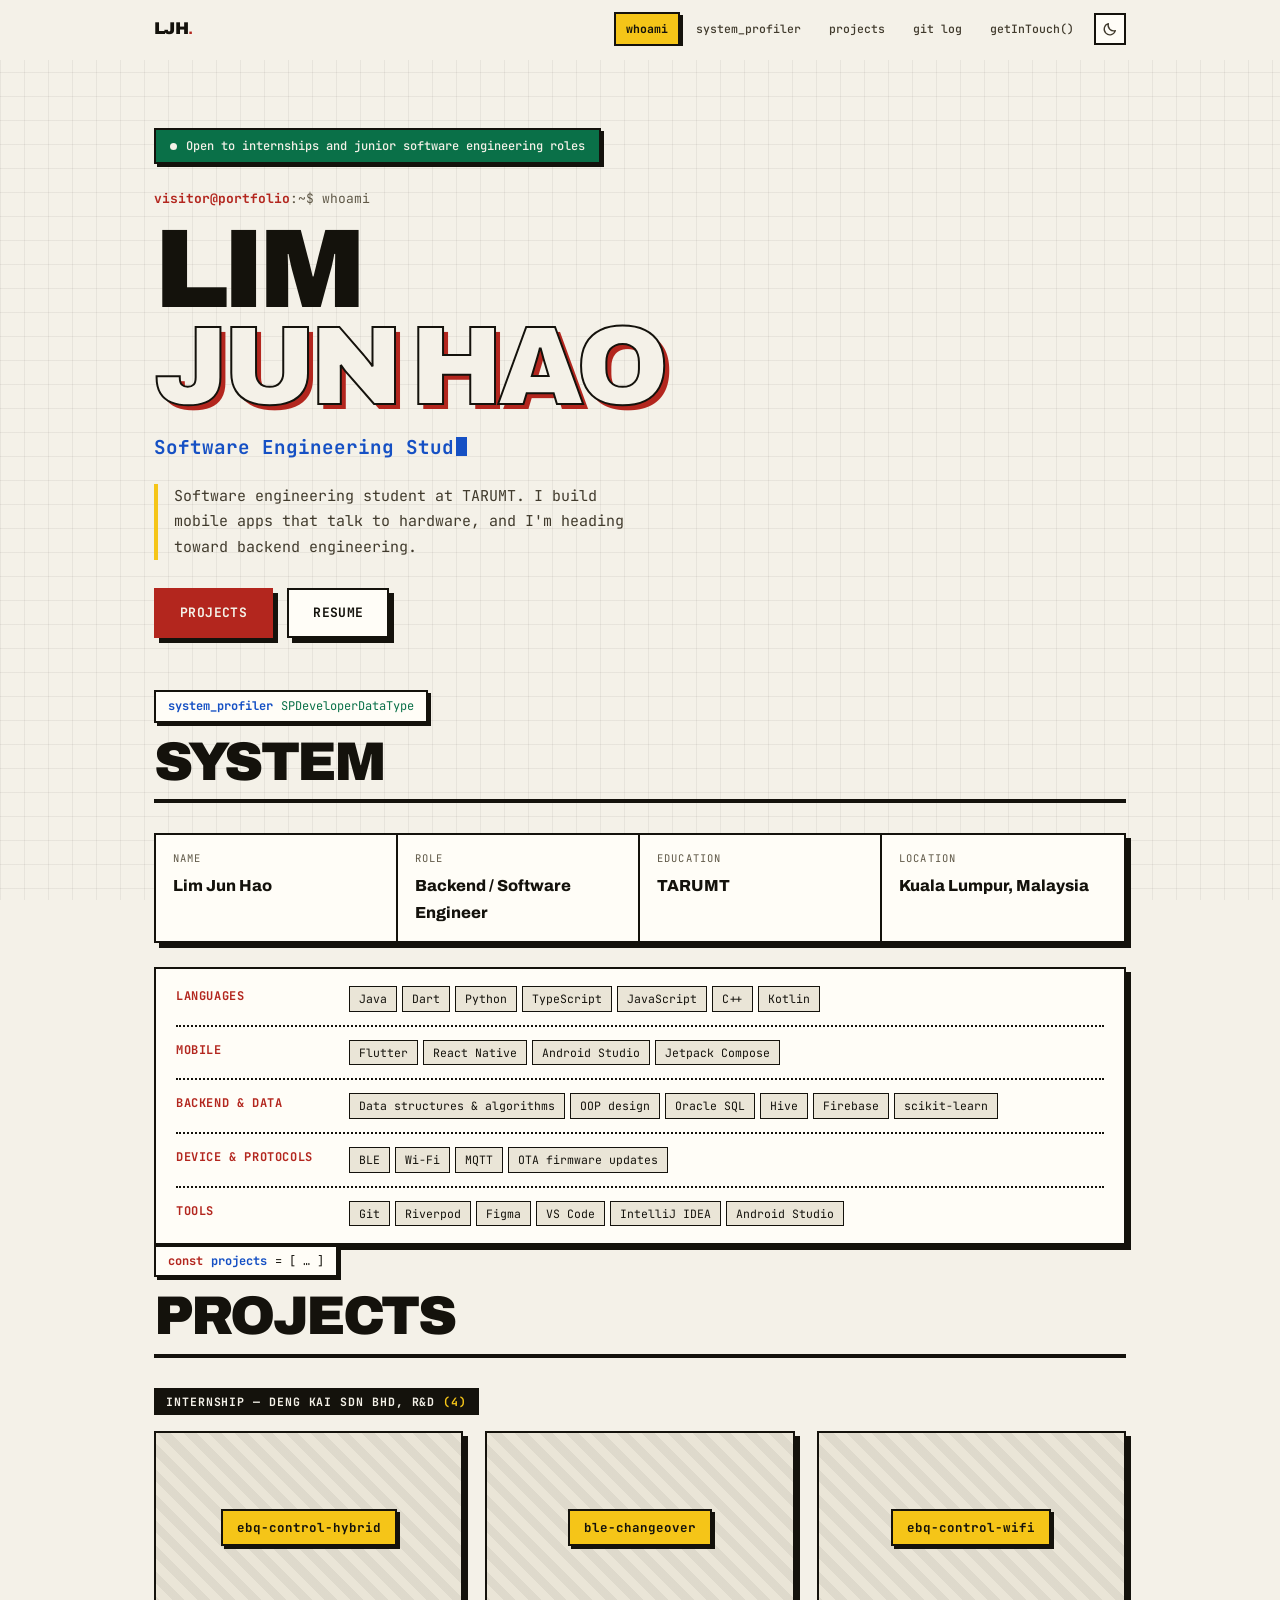
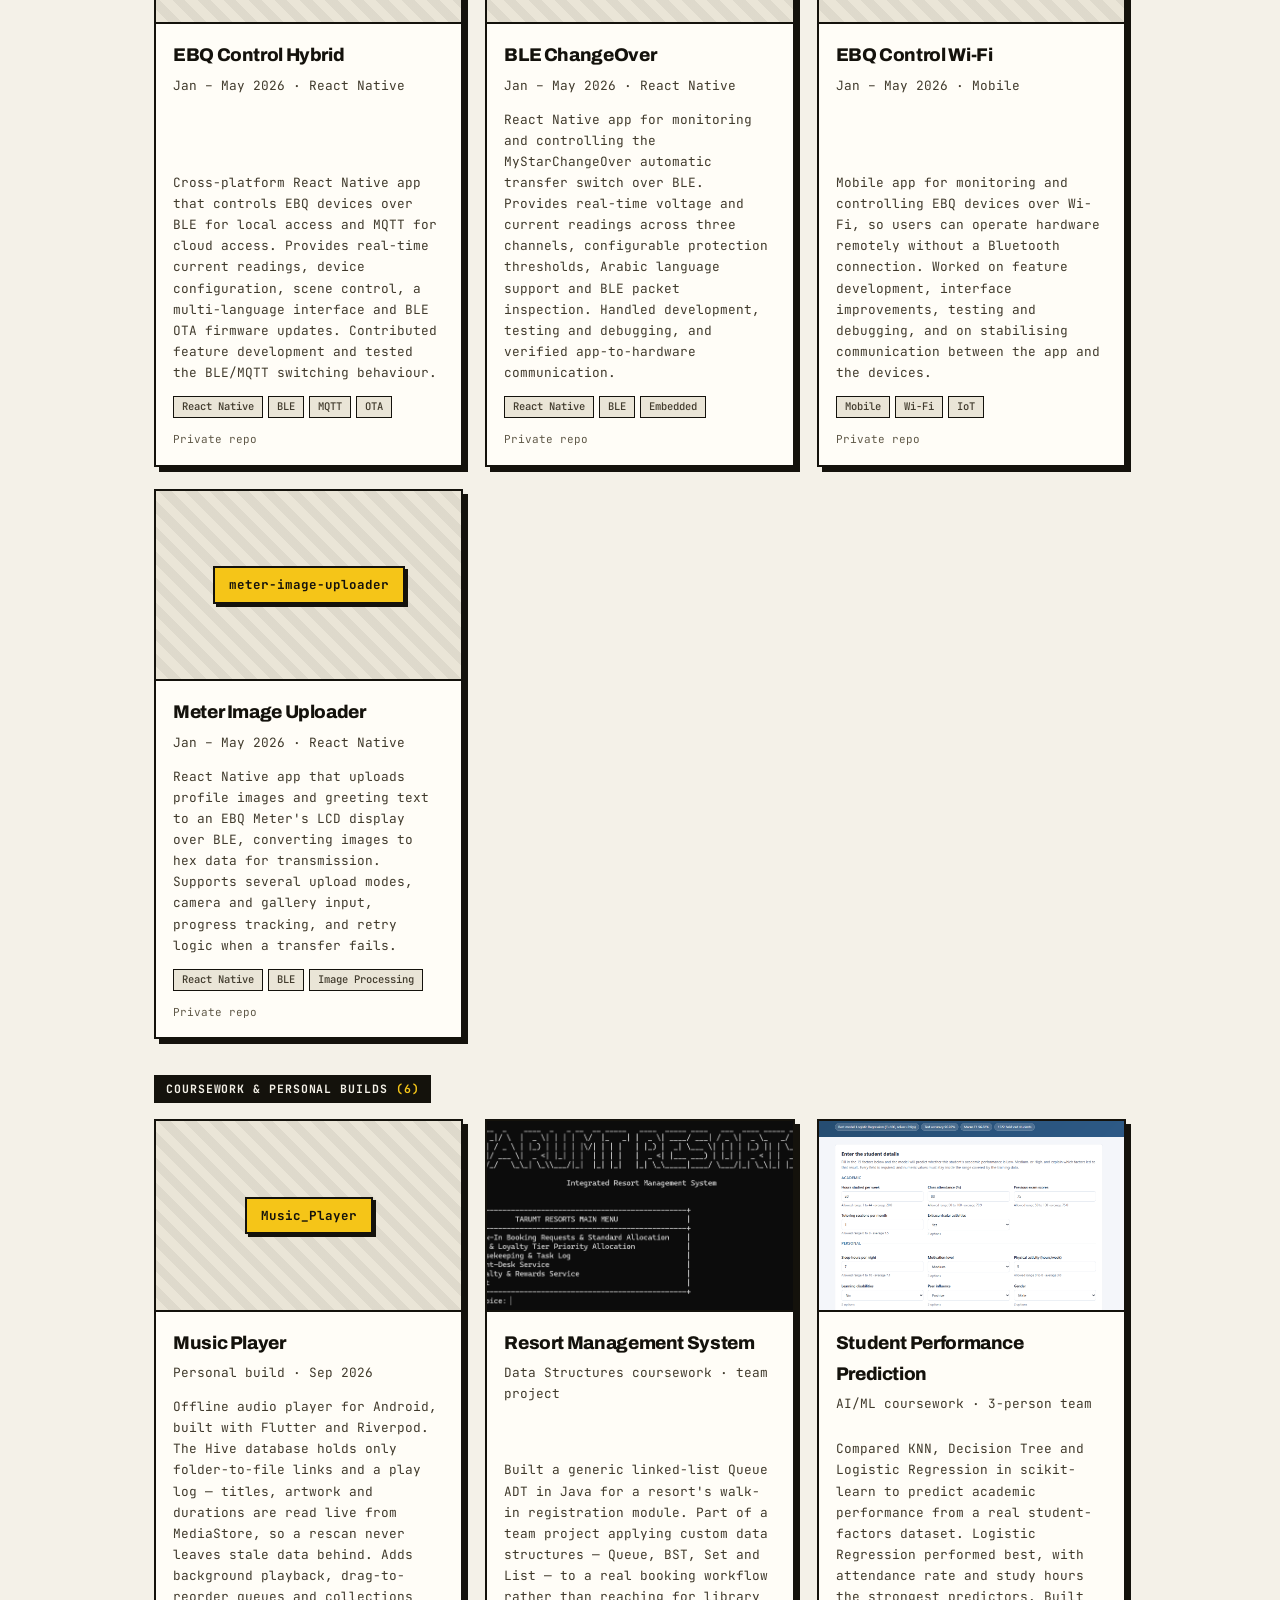
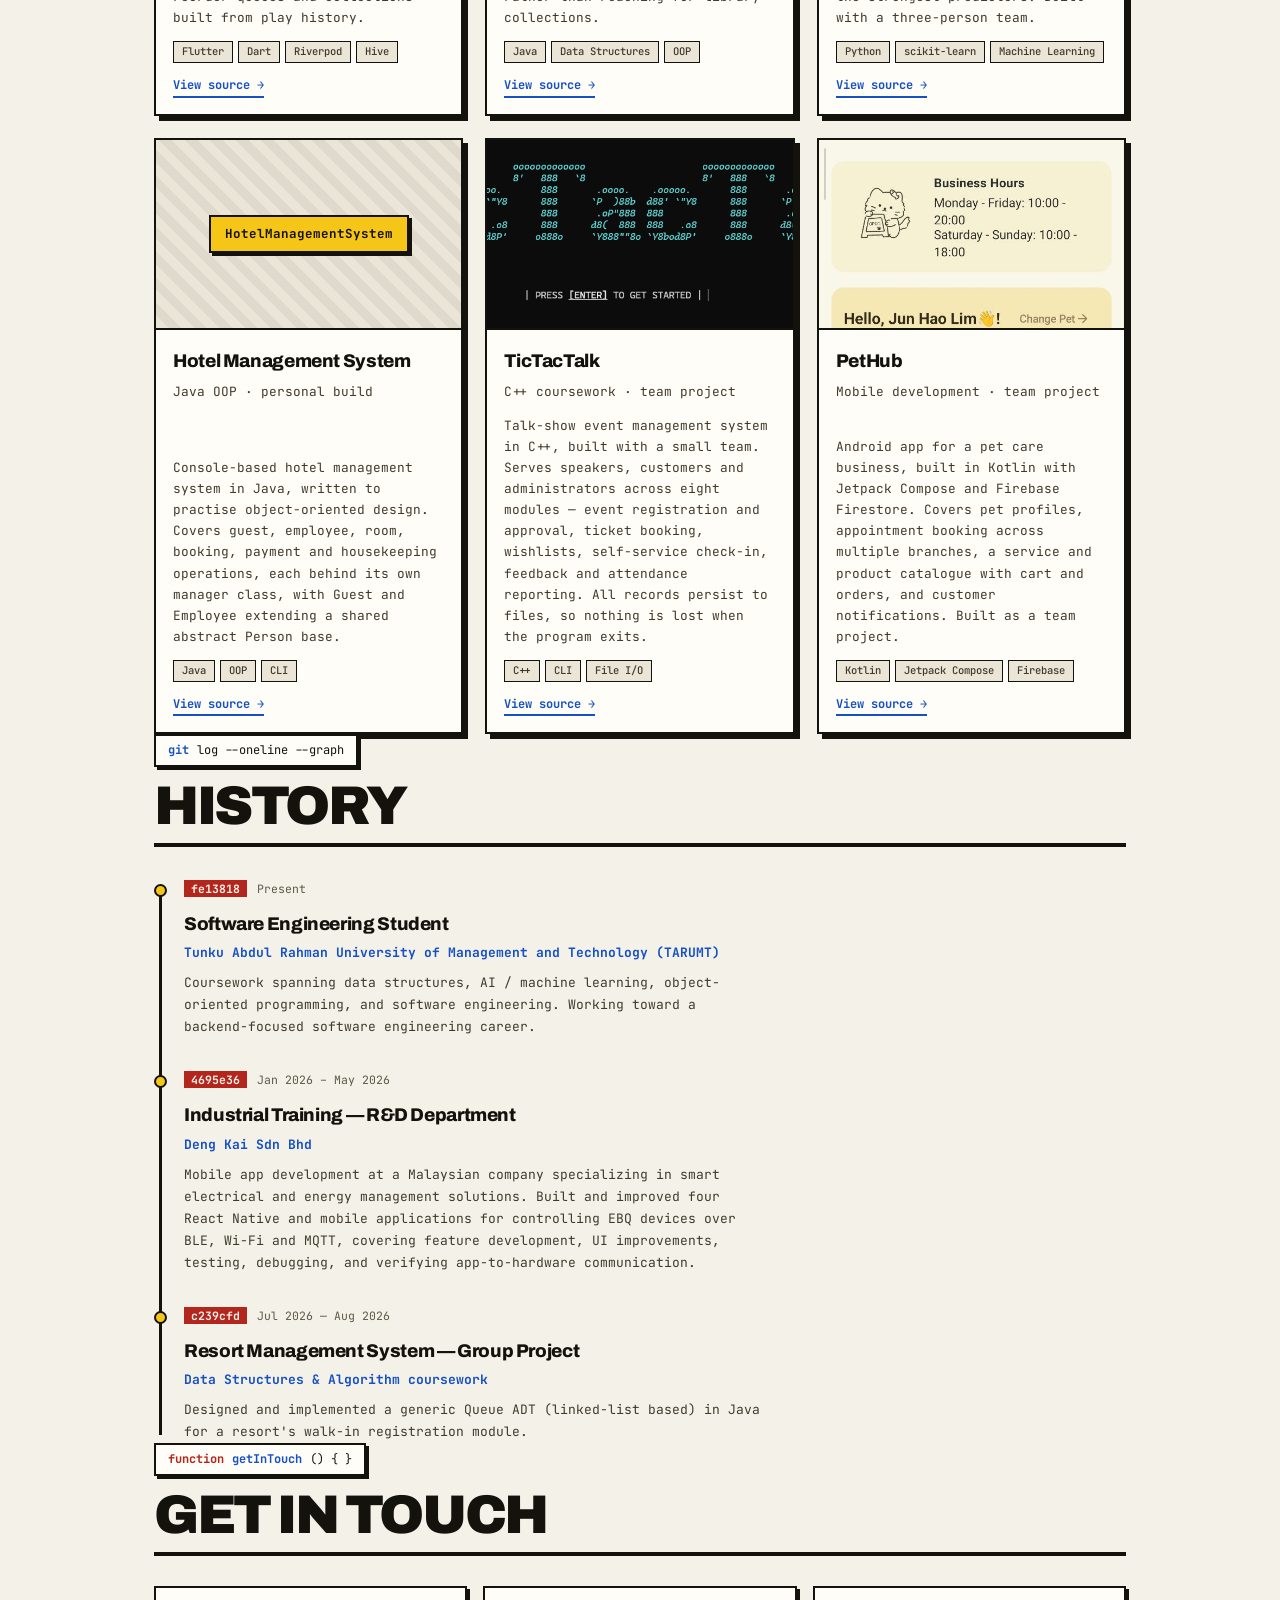
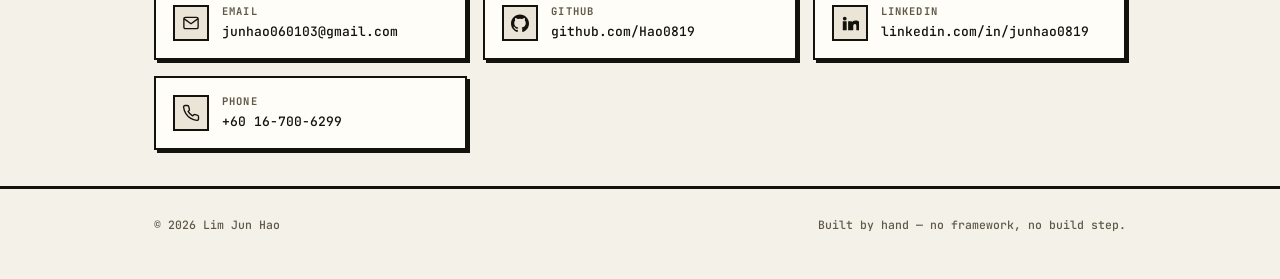
<file: index.html>
<!DOCTYPE html>
<html lang="en">

<head>
  <meta charset="UTF-8">
  <meta name="viewport" content="width=device-width, initial-scale=1.0">
  <meta name="description" content="Lim Jun Hao — software engineering student at TARUMT. I build mobile apps that talk to hardware, and I'm heading toward backend engineering.">
  <meta name="author" content="Lim Jun Hao">
  <meta name="theme-color" content="#F4F1E8" media="(prefers-color-scheme: light)">
  <meta name="theme-color" content="#0A0F1A" media="(prefers-color-scheme: dark)">
  <title>Lim Jun Hao — Software Engineering Student</title>

  <link rel="preconnect" href="https://fonts.googleapis.com">
  <link rel="preconnect" href="https://fonts.gstatic.com" crossorigin>
  <link href="https://fonts.googleapis.com/css2?family=Archivo:wght@500;700;800;900&family=JetBrains+Mono:wght@400;500;700&display=swap" rel="stylesheet">
  <link rel="stylesheet" href="style.css">

  <script>
    // Applied before first paint so the chosen theme never flashes.
    // Wrapped because localStorage throws in private mode / with site data blocked.
    try {
      var t = localStorage.getItem('portfolio-theme');
      if (t === 'light' || t === 'dark') document.documentElement.setAttribute('data-theme', t);
    } catch (e) { /* fall through to the system preference */ }
  </script>
</head>

<body>

  <a class="skip-link" href="#projects">Skip to projects</a>

  <!-- ══════════════ NAV ══════════════ -->
  <nav id="nav">
    <div class="nav-in">
      <a href="#top" class="logo" aria-label="Home">LJH<b>.</b></a>

      <div class="nav-links">
        <a href="#top">whoami</a>
        <a href="#system">system_profiler</a>
        <a href="#projects">projects</a>
        <a href="#log">git log</a>
        <a href="#touch">getInTouch()</a>
      </div>

      <button class="theme-btn" id="theme-btn" type="button" aria-label="Switch theme">
        <svg class="icon-sun" width="16" height="16" viewBox="0 0 24 24" fill="none" stroke="currentColor"
          stroke-width="2" stroke-linecap="round" aria-hidden="true">
          <circle cx="12" cy="12" r="4.2"></circle>
          <path d="M12 2.5v2M12 19.5v2M2.5 12h2M19.5 12h2M5.3 5.3l1.4 1.4M17.3 17.3l1.4 1.4M18.7 5.3l-1.4 1.4M6.7 17.3l-1.4 1.4"></path>
        </svg>
        <svg class="icon-moon" width="16" height="16" viewBox="0 0 24 24" fill="none" stroke="currentColor"
          stroke-width="2" stroke-linecap="round" stroke-linejoin="round" aria-hidden="true">
          <path d="M20 14.5A8.5 8.5 0 0 1 9.5 4a8.5 8.5 0 1 0 10.5 10.5z"></path>
        </svg>
      </button>
    </div>
  </nav>

  <main id="top">

    <!-- ══════════════ HERO ══════════════ -->
    <section class="hero wrap">
      <p class="pill"><span class="pdot" aria-hidden="true"></span><span id="avail">Open to internships</span></p>
      <p class="prompt"><em>visitor@portfolio</em>:~$ whoami</p>
      <h1><span id="name-first">Lim</span><span id="name-last">Jun Hao</span></h1>
      <p class="role"><span id="role">Mobile Developer</span><i class="caret" aria-hidden="true"></i></p>
      <p class="lede" id="lede">Software engineering student at TARUMT.</p>
      <div class="cta">
        <a class="btn btn-p" href="#projects">Projects</a>
        <a class="btn btn-g" href="assets/LIMJUNHAO_resume.pdf" download="Lim_Jun_Hao_Resume.pdf">Resume</a>
      </div>
    </section>

    <!-- ══════════════ SYSTEM ══════════════ -->
    <section id="system" class="wrap">
      <p class="sec-label rv"><span class="fn">system_profiler</span> <span class="str">SPDeveloperDataType</span></p>
      <h2 class="sec-title rv">System</h2>
      <dl class="spec rv" id="spec"></dl>
      <div class="panel kit rv" id="kit"></div>
    </section>

    <!-- ══════════════ PROJECTS ══════════════ -->
    <section id="projects" class="wrap">
      <p class="sec-label rv"><span class="kw">const</span> <span class="fn">projects</span> = [ &hellip; ]</p>
      <h2 class="sec-title rv">Projects</h2>
      <div id="projwrap"></div>
    </section>

    <!-- ══════════════ GIT LOG ══════════════ -->
    <section id="log" class="wrap">
      <p class="sec-label rv"><span class="fn">git</span> log --oneline --graph</p>
      <h2 class="sec-title rv">History</h2>
      <div class="log" id="timeline"></div>
    </section>

    <!-- ══════════════ CONTACT ══════════════ -->
    <section id="touch" class="wrap">
      <p class="sec-label rv"><span class="kw">function</span> <span class="fn">getInTouch</span>() { }</p>
      <h2 class="sec-title rv">Get in touch</h2>
      <div class="touch rv" id="touchlist"></div>
    </section>

  </main>

  <footer>
    <div class="wrap foot">
      <span id="copy">&copy; 2026 Lim Jun Hao</span>
      <span>Built by hand — no framework, no build step.</span>
    </div>
  </footer>

  <!-- Content data — must load before the loaders below -->
  <script src="data/profile.js"></script>
  <script src="data/projects.js"></script>
  <script src="data/experience.js"></script>

  <script src="profile-loader.js"></script>
  <script src="projects-loader.js"></script>
  <script src="experience-loader.js"></script>
  <script src="contact-loader.js"></script>
  <script src="script.js"></script>
</body>

</html>
</file>
<file: style.css>
/* ===========================================================================
   Lim Jun Hao — portfolio

   One skeleton, two textures.

   The layout, spacing, type scale and section order are identical in both
   themes. What changes is the *material*:

     light — graph paper, 2px ink borders, square corners, hard offset shadows
     dark  — deep navy, 1px translucent borders, rounded corners, frosted glass

   That is expressed through four "texture" tokens (--radius, --bd, --shadow,
   --card / --blur). Every rule below uses those, so neither theme needs its
   own layout rules and the two can never drift apart.
   =========================================================================== */

/* ---------------------------------------------------------------------------
   LIGHT — Paper & Ink (the default)
   --------------------------------------------------------------------------- */
:root {
  --paper:#F4F1E8; --paper2:#EAE5D7; --card-solid:#FFFDF7;
  --ink:#14120C; --ink2:#403A2C; --ink3:#5F5847;
  --red:#B3261E; --blue:#1550C4; --green:#0A7048; --yellow:#F5C518;
  --on-accent:#F4F1E8;

  /* Texture */
  --radius:0px;
  --radius-sm:0px;
  --bd:2px;
  --bd-color:var(--ink);
  --card:var(--card-solid);
  --blur:none;
  --shadow:5px 5px 0 var(--ink);
  --shadow-sm:3px 3px 0 var(--ink);
  --shadow-lg:9px 9px 0 var(--ink);
  --lift:translate(-4px,-4px);
  --grid-line:rgba(20,18,12,.055);
  --glow-1:transparent;
  --glow-2:transparent;
  --nav-bg:var(--paper);
  --hero-stroke:2px;

  --mono:'JetBrains Mono',ui-monospace,SFMono-Regular,Consolas,monospace;
  --disp:'Archivo',-apple-system,BlinkMacSystemFont,'Segoe UI',sans-serif;
  --ease:cubic-bezier(.22,1,.36,1);
}

/* ---------------------------------------------------------------------------
   DARK — frosted glass over deep navy
   Same token names, different material. Nothing else in this file changes.
   --------------------------------------------------------------------------- */
@media (prefers-color-scheme: dark) {
  :root:not([data-theme="light"]) {
    --paper:#0A0F1A; --paper2:#111A2B; --card-solid:#0E1726;
    --ink:#EAF0F9; --ink2:#AEBDD2; --ink3:#8496AF;
    --red:#F97393; --blue:#5AA7FB; --green:#4ADE9B; --yellow:#FBBF5A;
    --on-accent:#08101C;

    --radius:14px;
    --radius-sm:9px;
    --bd:1px;
    --bd-color:rgba(255,255,255,.11);
    --card:rgba(255,255,255,.045);
    --blur:blur(12px);
    --shadow:0 8px 32px rgba(0,0,0,.45);
    --shadow-sm:0 4px 16px rgba(0,0,0,.35);
    --shadow-lg:0 18px 46px rgba(0,0,0,.55);
    --lift:translateY(-5px);
    --grid-line:rgba(255,255,255,.028);
    --glow-1:rgba(90,167,251,.16);
    --glow-2:rgba(249,115,147,.10);
    --nav-bg:rgba(10,15,26,.72);
    --hero-stroke:1.5px;
  }
}

:root[data-theme="dark"] {
  --paper:#0A0F1A; --paper2:#111A2B; --card-solid:#0E1726;
  --ink:#EAF0F9; --ink2:#AEBDD2; --ink3:#8496AF;
  --red:#F97393; --blue:#5AA7FB; --green:#4ADE9B; --yellow:#FBBF5A;
  --on-accent:#08101C;

  --radius:14px;
  --radius-sm:9px;
  --bd:1px;
  --bd-color:rgba(255,255,255,.11);
  --card:rgba(255,255,255,.045);
  --blur:blur(12px);
  --shadow:0 8px 32px rgba(0,0,0,.45);
  --shadow-sm:0 4px 16px rgba(0,0,0,.35);
  --shadow-lg:0 18px 46px rgba(0,0,0,.55);
  --lift:translateY(-5px);
  --grid-line:rgba(255,255,255,.028);
  --glow-1:rgba(90,167,251,.16);
  --glow-2:rgba(249,115,147,.10);
  --nav-bg:rgba(10,15,26,.72);
  --hero-stroke:1.5px;
}

/* ---------------------------------------------------------------------------
   Base
   --------------------------------------------------------------------------- */
*,*::before,*::after{box-sizing:border-box}*{margin:0;padding:0}
html{scroll-behavior:smooth;scroll-padding-top:86px;-webkit-text-size-adjust:100%}
body{font-family:var(--mono);font-size:14px;line-height:1.7;color:var(--ink2);background:var(--paper);
  overflow-x:hidden;-webkit-font-smoothing:antialiased;transition:background .25s,color .25s}
a{color:inherit;text-decoration:none}ul,ol{list-style:none}img{display:block;max-width:100%}
:focus-visible{outline:3px solid var(--blue);outline-offset:2px}

/* Graph paper in light, a faint mesh in dark — same element, different tone */
body::before{content:'';position:fixed;inset:0;z-index:-2;pointer-events:none;
  background-image:linear-gradient(var(--grid-line) 1px,transparent 1px),
                   linear-gradient(90deg,var(--grid-line) 1px,transparent 1px);
  background-size:24px 24px}
/* A soft glow for the glass to sit on. The tokens are transparent in the
   light theme, so this one rule serves both without duplication. */
body::after{content:'';position:fixed;inset:0;z-index:-1;pointer-events:none;transition:background .3s;
  background:radial-gradient(900px 560px at 15% -8%,var(--glow-1),transparent 62%),
             radial-gradient(760px 480px at 88% 12%,var(--glow-2),transparent 60%)}

.wrap{max-width:1020px;margin:0 auto;padding:0 24px}

.skip-link{position:absolute;left:12px;top:-60px;z-index:200;padding:9px 16px;background:var(--blue);
  color:var(--on-accent);font-weight:700;border-radius:var(--radius-sm);transition:top .2s}
.skip-link:focus{top:12px}

/* ---------------------------------------------------------------------------
   Nav
   --------------------------------------------------------------------------- */
nav{position:fixed;top:0;left:0;right:0;z-index:60;background:var(--nav-bg);
  backdrop-filter:var(--blur);-webkit-backdrop-filter:var(--blur);
  border-bottom:var(--bd) solid transparent;transition:border-color .2s,background .25s}
nav.stuck{border-bottom-color:var(--bd-color)}
.nav-in{max-width:1020px;margin:0 auto;padding:0 24px;height:58px;display:flex;align-items:center;gap:8px}
.logo{font-family:var(--disp);font-weight:900;font-size:17px;color:var(--ink);letter-spacing:-.03em}
.logo b{color:var(--red)}
.nav-links{margin-left:auto;display:flex;gap:4px;overflow-x:auto;scrollbar-width:none}
.nav-links::-webkit-scrollbar{display:none}
.nav-links a{font-size:11.5px;font-weight:500;color:var(--ink2);padding:5px 10px;white-space:nowrap;
  border:var(--bd) solid transparent;border-radius:var(--radius-sm);transition:.15s}
.nav-links a:hover{border-color:var(--bd-color);color:var(--ink)}
.nav-links a.on{background:var(--yellow);border-color:var(--bd-color);color:#14120C;font-weight:700;box-shadow:var(--shadow-sm)}

.theme-btn{flex-shrink:0;display:grid;place-items:center;width:32px;height:32px;color:var(--ink2);
  background:var(--card);backdrop-filter:var(--blur);-webkit-backdrop-filter:var(--blur);
  border:var(--bd) solid var(--bd-color);border-radius:var(--radius-sm);cursor:pointer;transition:.15s}
.theme-btn:hover{color:var(--ink);transform:var(--lift);box-shadow:var(--shadow-sm)}
.theme-btn svg{grid-area:1/1}
/* Show the icon for the theme you would switch TO. Explicit data-theme last. */
.icon-sun{display:none}.icon-moon{display:block}
@media (prefers-color-scheme: dark){
  :root:not([data-theme="light"]) .icon-sun{display:block}
  :root:not([data-theme="light"]) .icon-moon{display:none}
}
:root[data-theme="dark"] .icon-sun{display:block}
:root[data-theme="dark"] .icon-moon{display:none}
:root[data-theme="light"] .icon-sun{display:none}
:root[data-theme="light"] .icon-moon{display:block}

/* ---------------------------------------------------------------------------
   Sections
   --------------------------------------------------------------------------- */
section{padding:74px 0}
.sec-label{display:inline-flex;align-items:center;gap:8px;font-size:12px;color:var(--ink);margin-bottom:12px;
  padding:4px 12px;background:var(--card);backdrop-filter:var(--blur);-webkit-backdrop-filter:var(--blur);
  border:var(--bd) solid var(--bd-color);border-radius:var(--radius-sm);box-shadow:var(--shadow-sm)}
.sec-label .kw{color:var(--red);font-weight:700}
.sec-label .fn{color:var(--blue);font-weight:700}
.sec-label .str{color:var(--green)}
h2.sec-title{font-family:var(--disp);font-size:clamp(2rem,6.5vw,3.4rem);font-weight:900;color:var(--ink);
  letter-spacing:-.045em;line-height:1;text-transform:uppercase;margin-bottom:30px;
  border-bottom:4px solid var(--bd-color);padding-bottom:10px}

.panel{background:var(--card);backdrop-filter:var(--blur);-webkit-backdrop-filter:var(--blur);
  border:var(--bd) solid var(--bd-color);border-radius:var(--radius);box-shadow:var(--shadow)}

/* ---------------------------------------------------------------------------
   Hero
   --------------------------------------------------------------------------- */
.hero{padding-top:128px;padding-bottom:52px}
.pill{display:inline-flex;align-items:center;gap:9px;font-size:12px;font-weight:500;color:var(--on-accent);
  padding:6px 14px;background:var(--green);border:var(--bd) solid var(--bd-color);border-radius:var(--radius-sm);
  box-shadow:var(--shadow-sm);margin-bottom:24px}
.pdot{width:7px;height:7px;border-radius:50%;background:var(--on-accent);animation:pulse 2s ease-in-out infinite}
@keyframes pulse{0%,100%{opacity:1}50%{opacity:.35}}
.prompt{font-size:13px;color:var(--ink3);margin-bottom:12px}
.prompt em{color:var(--red);font-style:normal;font-weight:700}
h1{font-family:var(--disp);font-size:clamp(3rem,13vw,7rem);font-weight:900;line-height:.86;
  letter-spacing:-.055em;color:var(--ink);text-transform:uppercase;margin-bottom:16px}
h1 span{display:block}
h1 span:nth-child(2){color:var(--paper);-webkit-text-stroke:var(--hero-stroke) var(--ink);
  text-shadow:5px 5px 0 var(--red)}
.role{font-size:clamp(.95rem,2.8vw,1.2rem);font-weight:700;color:var(--blue);margin-bottom:20px;min-height:1.7em}
.caret{display:inline-block;width:11px;height:1em;background:var(--blue);vertical-align:-2px;margin-left:2px;
  animation:blink 1s step-end infinite}
@keyframes blink{0%,49%{opacity:1}50%,100%{opacity:0}}
.lede{font-size:15px;color:var(--ink2);max-width:54ch;margin-bottom:28px;
  border-left:4px solid var(--yellow);padding-left:16px}
.cta{display:flex;flex-wrap:wrap;gap:14px}
.btn{display:inline-flex;align-items:center;gap:8px;padding:12px 24px;font-family:var(--mono);font-size:13px;
  font-weight:700;border:var(--bd) solid var(--bd-color);border-radius:var(--radius-sm);cursor:pointer;
  transition:.15s;text-transform:uppercase;letter-spacing:.03em;box-shadow:var(--shadow)}
.btn:hover{transform:var(--lift);box-shadow:var(--shadow-lg)}
.btn-p{color:var(--on-accent);background:var(--red);border-color:var(--red)}
.btn-g{color:var(--ink);background:var(--card);backdrop-filter:var(--blur);-webkit-backdrop-filter:var(--blur)}

/* ---------------------------------------------------------------------------
   system_profiler
   --------------------------------------------------------------------------- */
.spec{display:grid;grid-template-columns:repeat(auto-fit,minmax(210px,1fr));margin-bottom:24px;
  background:var(--card);backdrop-filter:var(--blur);-webkit-backdrop-filter:var(--blur);
  border:var(--bd) solid var(--bd-color);border-radius:var(--radius);box-shadow:var(--shadow);overflow:hidden}
.spec > div{padding:15px 17px;border-right:var(--bd) solid var(--bd-color)}
.spec > div:last-child{border-right:none}
.spec dt{font-size:10.5px;letter-spacing:.11em;text-transform:uppercase;color:var(--ink3);margin-bottom:4px}
.spec dd{font-family:var(--disp);font-size:16px;color:var(--ink);font-weight:800}
.kit{padding:4px 20px}
.kit-row{display:grid;grid-template-columns:155px 1fr;gap:8px 18px;padding:13px 0;
  border-bottom:var(--bd) dotted var(--bd-color)}
.kit-row:last-child{border-bottom:none}
.kit-k{font-size:12px;font-weight:700;color:var(--red);text-transform:uppercase;letter-spacing:.05em}
.chips{display:flex;flex-wrap:wrap;gap:5px}
.chip{font-size:11.5px;color:var(--ink);padding:2px 9px;background:var(--paper2);
  border:calc(var(--bd) * .75) solid var(--bd-color);border-radius:var(--radius-sm);transition:.14s}
.chip:hover{background:var(--yellow);color:#14120C;transform:translate(-1px,-1px);box-shadow:var(--shadow-sm)}

/* ---------------------------------------------------------------------------
   Projects
   --------------------------------------------------------------------------- */
.grp{display:inline-block;font-size:11.5px;font-weight:700;letter-spacing:.08em;text-transform:uppercase;
  color:var(--paper);background:var(--ink);padding:4px 12px;border-radius:var(--radius-sm);margin:36px 0 16px}
.grp:first-of-type{margin-top:0}
.grp-n{color:var(--yellow)}
.cards{display:grid;grid-template-columns:repeat(auto-fill,minmax(300px,1fr));gap:22px}
.card{display:flex;flex-direction:column;background:var(--card);
  backdrop-filter:var(--blur);-webkit-backdrop-filter:var(--blur);
  border:var(--bd) solid var(--bd-color);border-radius:var(--radius);box-shadow:var(--shadow);
  overflow:hidden;transition:transform .22s var(--ease),box-shadow .22s,border-color .22s}
.card:hover{transform:var(--lift);box-shadow:var(--shadow-lg)}
.shot{aspect-ratio:16/10;overflow:hidden;background:var(--paper2);
  border-bottom:var(--bd) solid var(--bd-color);position:relative}
.shot img{width:100%;height:100%;object-fit:cover;transition:transform .35s var(--ease)}
.card:hover .shot img{transform:scale(1.04)}
/* Placeholder for the projects with no screenshot yet */
.ph{position:absolute;inset:0;display:grid;place-items:center;background:var(--paper2);
  background-image:repeating-linear-gradient(45deg,transparent,transparent 9px,var(--grid-line) 9px,var(--grid-line) 18px)}
.ph span{font-size:12.5px;font-weight:700;color:#14120C;text-align:center;padding:6px 14px;background:var(--yellow);
  border:var(--bd) solid var(--bd-color);border-radius:var(--radius-sm);box-shadow:var(--shadow-sm);word-break:break-word}
.cbody{padding:16px 17px;display:flex;flex-direction:column;flex:1}
.cbody h3{font-family:var(--disp);font-size:1.15rem;font-weight:800;color:var(--ink);letter-spacing:-.02em;margin-bottom:3px}
.cmeta{font-size:11px;color:var(--ink3);margin-bottom:10px}
.cbody p{font-size:12.8px;color:var(--ink2);line-height:1.65;margin-bottom:13px;flex:1}
.tags{display:flex;flex-wrap:wrap;gap:5px;margin-bottom:12px}
.tag{font-size:10.5px;font-weight:500;color:var(--ink2);padding:1px 8px;background:var(--paper2);
  border:calc(var(--bd) * .75) solid var(--bd-color);border-radius:var(--radius-sm)}
.clink{font-size:12px;font-weight:700;color:var(--blue);align-self:flex-start;border-bottom:2px solid var(--blue)}
.clink:hover{background:var(--blue);color:var(--on-accent);padding:0 4px;border-radius:var(--radius-sm)}
.priv{font-size:11px;color:var(--ink3)}

/* ---------------------------------------------------------------------------
   git log
   --------------------------------------------------------------------------- */
.log{position:relative;padding-left:30px}
.log::before{content:'';position:absolute;left:5px;top:8px;bottom:8px;width:3px;background:var(--bd-color)}
.commit{position:relative;padding-bottom:30px}
.commit:last-child{padding-bottom:0}
.commit::before{content:'';position:absolute;left:-30px;top:7px;width:13px;height:13px;background:var(--yellow);
  border:2.5px solid var(--bd-color);border-radius:50%}
.chash{font-size:11.5px;font-weight:700;color:var(--on-accent);background:var(--red);padding:1px 7px;
  border-radius:var(--radius-sm);margin-right:10px}
.cdate{font-size:11.5px;color:var(--ink3)}
.commit h3{font-family:var(--disp);font-size:1.15rem;font-weight:800;color:var(--ink);margin:8px 0 2px;letter-spacing:-.02em}
.corg{font-size:12px;font-weight:700;color:var(--blue);margin-bottom:8px}
.commit p{font-size:13px;max-width:72ch}

/* ---------------------------------------------------------------------------
   getInTouch
   --------------------------------------------------------------------------- */
.touch{display:grid;grid-template-columns:repeat(auto-fit,minmax(245px,1fr));gap:16px}
.trow{display:flex;align-items:center;gap:13px;padding:15px 17px;background:var(--card);
  backdrop-filter:var(--blur);-webkit-backdrop-filter:var(--blur);
  border:var(--bd) solid var(--bd-color);border-radius:var(--radius);box-shadow:var(--shadow-sm);transition:.16s}
.trow:hover{transform:var(--lift);box-shadow:var(--shadow-lg);border-color:var(--blue)}
.ticon{width:36px;height:36px;display:grid;place-items:center;flex-shrink:0;color:var(--ink);
  background:var(--paper2);border:var(--bd) solid var(--bd-color);border-radius:var(--radius-sm)}
.ttext{display:flex;flex-direction:column;min-width:0}
.tk{font-size:10.5px;font-weight:700;letter-spacing:.11em;text-transform:uppercase;color:var(--ink3)}
.tv{font-size:13px;font-weight:500;color:var(--ink);overflow:hidden;text-overflow:ellipsis;white-space:nowrap}

footer{padding:26px 0 44px;border-top:3px solid var(--bd-color);margin-top:36px}
.foot{display:flex;flex-wrap:wrap;justify-content:space-between;gap:6px 20px;font-size:11.5px;font-weight:500;color:var(--ink3)}

/* ---------------------------------------------------------------------------
   Scroll reveal
   --------------------------------------------------------------------------- */
.rv{opacity:0;transform:translateX(-18px);transition:opacity .5s var(--ease),transform .5s var(--ease)}
.rv.in{opacity:1;transform:none}

/* ---------------------------------------------------------------------------
   Responsive
   --------------------------------------------------------------------------- */
@media(max-width:700px){
  .wrap,.nav-in{padding:0 16px}
  section{padding:52px 0}
  .hero{padding-top:104px}
  .kit-row{grid-template-columns:1fr;gap:7px}
  .cards{grid-template-columns:1fr}
  .spec > div{border-right:none;border-bottom:var(--bd) solid var(--bd-color)}
  .spec > div:last-child{border-bottom:none}
  :root{--shadow:4px 4px 0 var(--ink);--shadow-lg:6px 6px 0 var(--ink)}
}

@media(prefers-reduced-motion:reduce){
  html{scroll-behavior:auto}
  *,*::before,*::after{animation:none!important;transition-duration:.01ms!important}
  .rv{opacity:1;transform:none}
}

@media print{
  nav,.theme-btn,.skip-link,.cta,.caret{display:none!important}
  body{background:#fff;color:#000}
  body::before,body::after{display:none}
  .card,.commit,.trow{break-inside:avoid;box-shadow:none}
}
</file>
